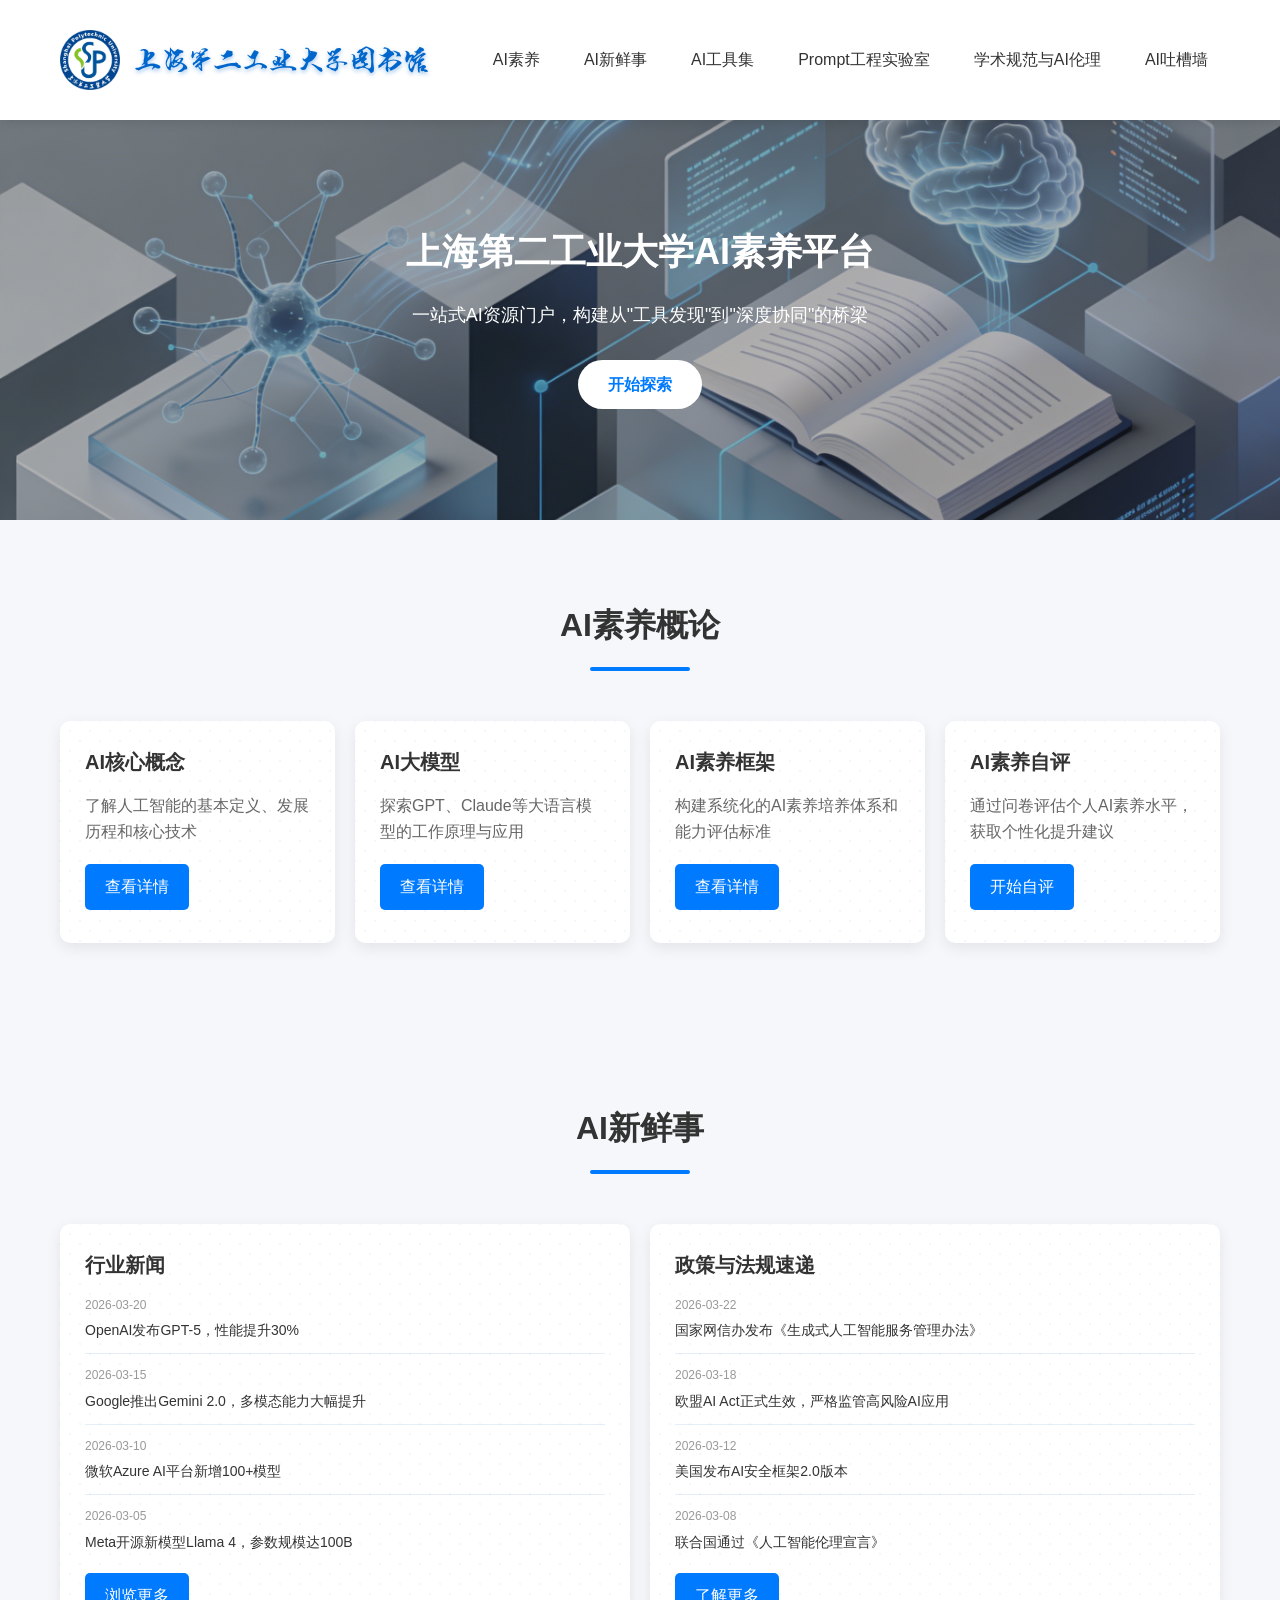
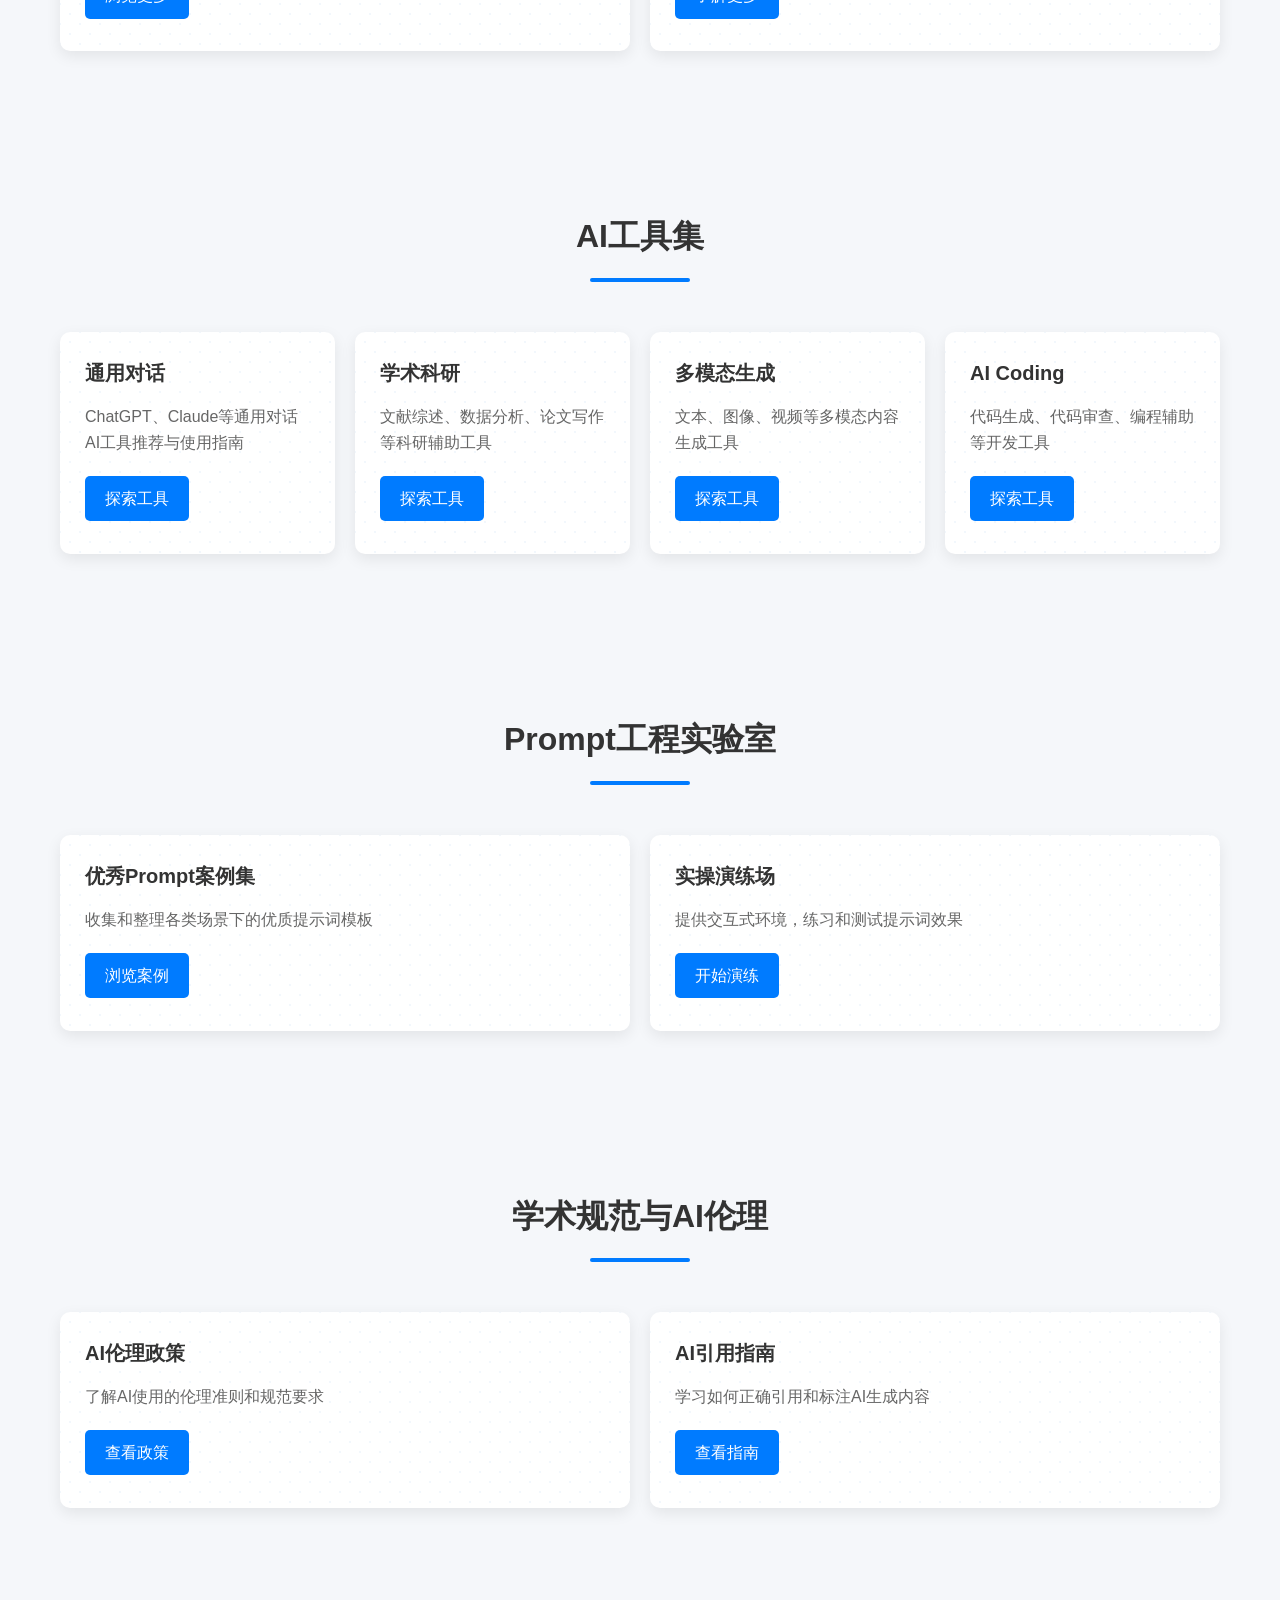
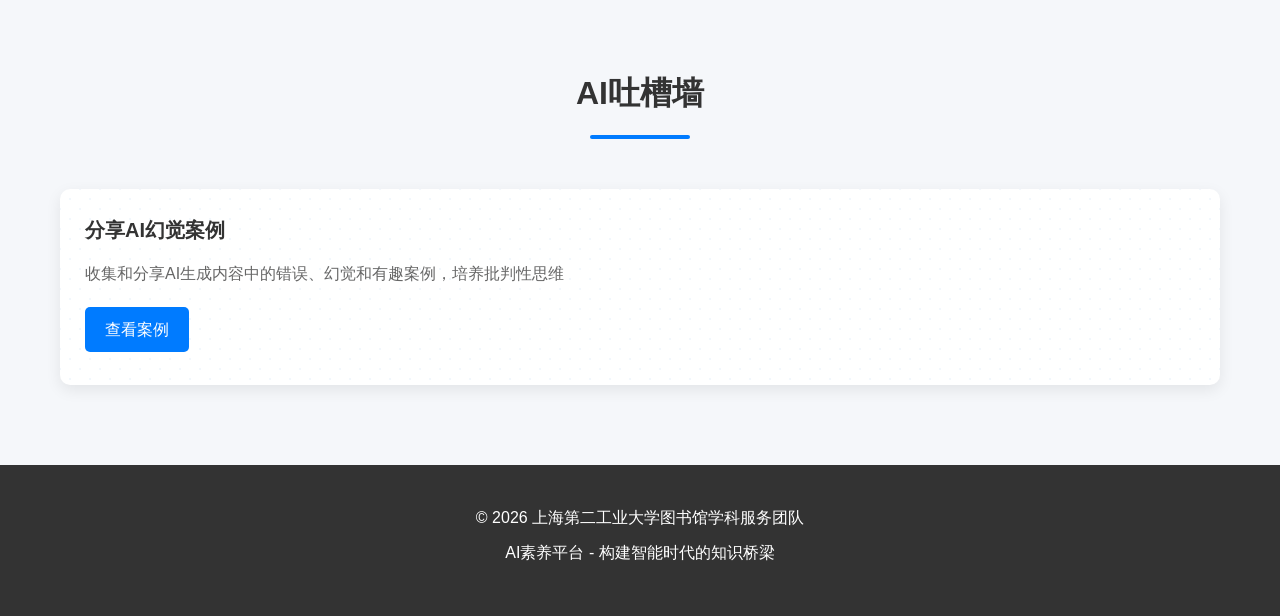
<file: index.html>
<!DOCTYPE html>
<html lang="zh-CN">
<head>
    <meta charset="UTF-8">
    <meta name="viewport" content="width=device-width, initial-scale=1.0">
    <title>上海第二工业大学AI素养平台</title>
    <link rel="preconnect" href="https://fonts.googleapis.com">
    <link rel="preconnect" href="https://fonts.gstatic.com" crossorigin>
    <link href="https://fonts.googleapis.com/css2?family=Ma+Shan+Zheng&display=swap" rel="stylesheet">
    <link rel="stylesheet" href="style.css">
</head>
<body>
    <!-- 导航栏 -->
    <nav class="navbar">
        <div class="container">
            <div class="logo">
                <img src="res/平台logo.png" alt="学校logo" class="logo-img">
                <h1>上海第二工业大学图书馆</h1>
            </div>
            <div class="nav-links">
                <a href="#ai-literacy" class="nav-link">AI素养</a>
                <a href="#ai-news" class="nav-link">AI新鲜事</a>
                <a href="#ai-tools" class="nav-link">AI工具集</a>
                <a href="#prompt-lab" class="nav-link">Prompt工程实验室</a>
                <a href="#academic-ethics" class="nav-link">学术规范与AI伦理</a>
                <a href="#ai-wall" class="nav-link">AI吐槽墙</a>
            </div>
            <div class="mobile-menu-btn">
                <span></span>
                <span></span>
                <span></span>
            </div>
        </div>
    </nav>

    <!-- 英雄区域 -->
    <header class="hero">
        <div class="container">
            <h2>上海第二工业大学AI素养平台</h2>
            <p>一站式AI资源门户，构建从"工具发现"到"深度协同"的桥梁</p>
            <a href="#ai-literacy" class="btn">开始探索</a>
        </div>
    </header>

    <!-- AI素养概论 -->
    <section id="ai-literacy" class="section">
        <div class="container">
            <h2 class="section-title">AI素养概论</h2>
            <div class="card-grid">
                <div class="card">
                    <h3>AI核心概念</h3>
                    <p>了解人工智能的基本定义、发展历程和核心技术</p>
                    <a href="#" class="card-btn">查看详情</a>
                </div>
                <div class="card">
                    <h3>AI大模型</h3>
                    <p>探索GPT、Claude等大语言模型的工作原理与应用</p>
                    <a href="#" class="card-btn">查看详情</a>
                </div>
                <div class="card">
                    <h3>AI素养框架</h3>
                    <p>构建系统化的AI素养培养体系和能力评估标准</p>
                    <a href="#" class="card-btn">查看详情</a>
                </div>
                <div class="card">
                    <h3>AI素养自评</h3>
                    <p>通过问卷评估个人AI素养水平，获取个性化提升建议</p>
                    <a href="#" class="card-btn">开始自评</a>
                </div>
            </div>
        </div>
    </section>

    <!-- AI新鲜事 -->
    <section id="ai-news" class="section">
        <div class="container">
            <h2 class="section-title">AI新鲜事</h2>
            <div class="card-grid">
                <div class="card">
                    <h3>行业新闻</h3>
                    <div class="news-list">
                        <div class="news-item">
                            <span class="news-date">2026-03-20</span>
                            <a href="#" class="news-link">OpenAI发布GPT-5，性能提升30%</a>
                        </div>
                        <div class="news-item">
                            <span class="news-date">2026-03-15</span>
                            <a href="#" class="news-link">Google推出Gemini 2.0，多模态能力大幅提升</a>
                        </div>
                        <div class="news-item">
                            <span class="news-date">2026-03-10</span>
                            <a href="#" class="news-link">微软Azure AI平台新增100+模型</a>
                        </div>
                        <div class="news-item">
                            <span class="news-date">2026-03-05</span>
                            <a href="#" class="news-link">Meta开源新模型Llama 4，参数规模达100B</a>
                        </div>
                    </div>
                    <a href="#" class="card-btn">浏览更多</a>
                </div>
                <div class="card">
                    <h3>政策与法规速递</h3>
                    <div class="news-list">
                        <div class="news-item">
                            <span class="news-date">2026-03-22</span>
                            <a href="#" class="news-link">国家网信办发布《生成式人工智能服务管理办法》</a>
                        </div>
                        <div class="news-item">
                            <span class="news-date">2026-03-18</span>
                            <a href="#" class="news-link">欧盟AI Act正式生效，严格监管高风险AI应用</a>
                        </div>
                        <div class="news-item">
                            <span class="news-date">2026-03-12</span>
                            <a href="#" class="news-link">美国发布AI安全框架2.0版本</a>
                        </div>
                        <div class="news-item">
                            <span class="news-date">2026-03-08</span>
                            <a href="#" class="news-link">联合国通过《人工智能伦理宣言》</a>
                        </div>
                    </div>
                    <a href="#" class="card-btn">了解更多</a>
                </div>
            </div>
        </div>
    </section>

    <!-- AI工具集 -->
    <section id="ai-tools" class="section">
        <div class="container">
            <h2 class="section-title">AI工具集</h2>
            <div class="card-grid">
                <div class="card">
                    <h3>通用对话</h3>
                    <p>ChatGPT、Claude等通用对话AI工具推荐与使用指南</p>
                    <a href="#" class="card-btn">探索工具</a>
                </div>
                <div class="card">
                    <h3>学术科研</h3>
                    <p>文献综述、数据分析、论文写作等科研辅助工具</p>
                    <a href="#" class="card-btn">探索工具</a>
                </div>
                <div class="card">
                    <h3>多模态生成</h3>
                    <p>文本、图像、视频等多模态内容生成工具</p>
                    <a href="#" class="card-btn">探索工具</a>
                </div>
                <div class="card">
                    <h3>AI Coding</h3>
                    <p>代码生成、代码审查、编程辅助等开发工具</p>
                    <a href="#" class="card-btn">探索工具</a>
                </div>
            </div>
        </div>
    </section>

    <!-- Prompt工程实验室 -->
    <section id="prompt-lab" class="section">
        <div class="container">
            <h2 class="section-title">Prompt工程实验室</h2>
            <div class="card-grid">
                <div class="card">
                    <h3>优秀Prompt案例集</h3>
                    <p>收集和整理各类场景下的优质提示词模板</p>
                    <a href="#" class="card-btn">浏览案例</a>
                </div>
                <div class="card">
                    <h3>实操演练场</h3>
                    <p>提供交互式环境，练习和测试提示词效果</p>
                    <a href="#" class="card-btn">开始演练</a>
                </div>
            </div>
        </div>
    </section>

    <!-- 学术规范与AI伦理 -->
    <section id="academic-ethics" class="section">
        <div class="container">
            <h2 class="section-title">学术规范与AI伦理</h2>
            <div class="card-grid">
                <div class="card">
                    <h3>AI伦理政策</h3>
                    <p>了解AI使用的伦理准则和规范要求</p>
                    <a href="ai-ethics-policy/index.html" class="card-btn">查看政策</a>
                </div>
                <div class="card">
                    <h3>AI引用指南</h3>
                    <p>学习如何正确引用和标注AI生成内容</p>
                    <a href="#" class="card-btn">查看指南</a>
                </div>
            </div>
        </div>
    </section>

    <!-- AI吐槽墙 -->
    <section id="ai-wall" class="section">
        <div class="container">
            <h2 class="section-title">AI吐槽墙</h2>
            <div class="card">
                <h3>分享AI幻觉案例</h3>
                <p>收集和分享AI生成内容中的错误、幻觉和有趣案例，培养批判性思维</p>
                <a href="#" class="card-btn">查看案例</a>
            </div>
        </div>
    </section>

    <!-- 页脚 -->
    <footer class="footer">
        <div class="container">
            <p>© 2026 上海第二工业大学图书馆学科服务团队</p>
            <p>AI素养平台 - 构建智能时代的知识桥梁</p>
        </div>
    </footer>

    <script src="script.js"></script>
</body>
</html>
</file>
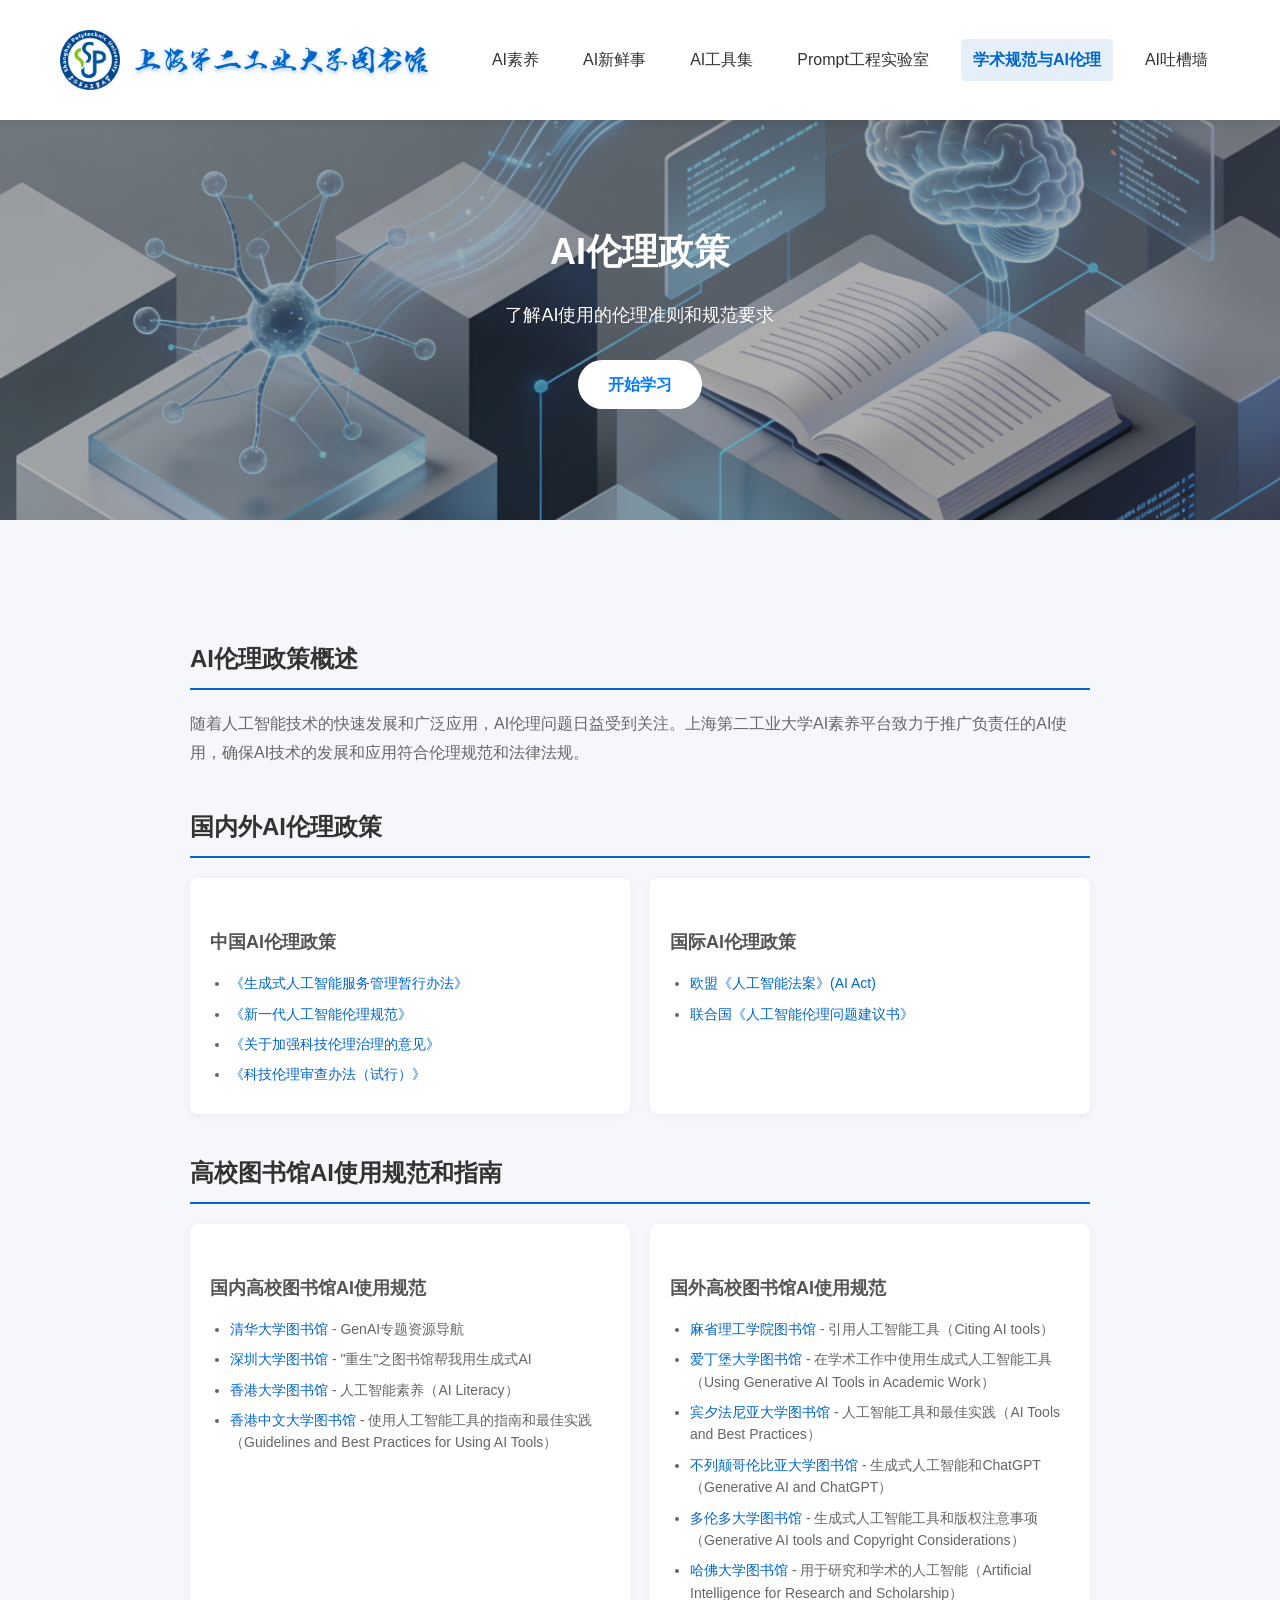
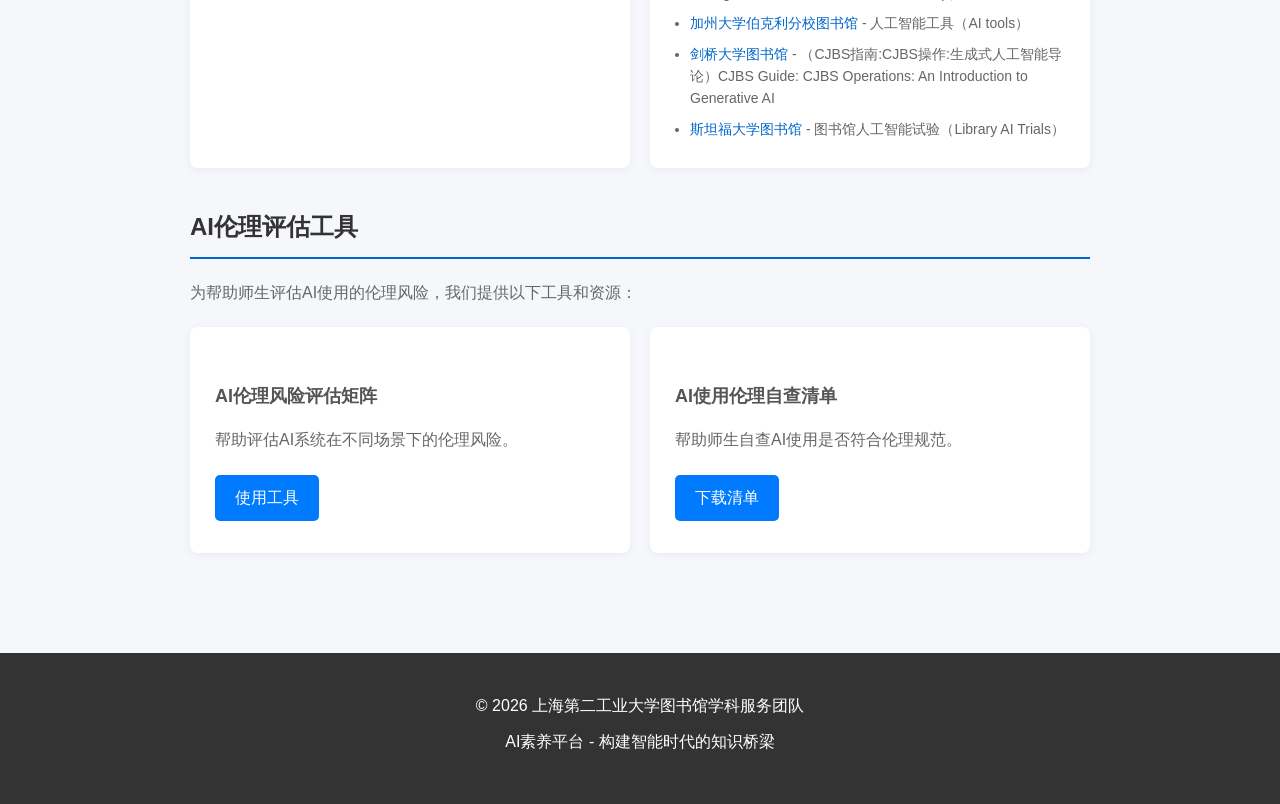
<file: ai-ethics-policy/index.html>
<!DOCTYPE html>
<html lang="zh-CN">
<head>
    <meta charset="UTF-8">
    <meta name="viewport" content="width=device-width, initial-scale=1.0">
    <title>AI伦理政策 - 上海第二工业大学AI素养平台</title>
    <link rel="preconnect" href="https://fonts.googleapis.com">
    <link rel="preconnect" href="https://fonts.gstatic.com" crossorigin>
    <link href="https://fonts.googleapis.com/css2?family=Ma+Shan+Zheng&display=swap" rel="stylesheet">
    <link rel="stylesheet" href="../style.css">
</head>
<body>
    <!-- 导航栏 -->
    <nav class="navbar">
        <div class="container">
            <div class="logo">
                <img src="../res/平台logo.png" alt="学校logo" class="logo-img">
                <h1>上海第二工业大学图书馆</h1>
            </div>
            <div class="nav-links">
                <a href="../index.html#ai-literacy" class="nav-link">AI素养</a>
                <a href="../index.html#ai-news" class="nav-link">AI新鲜事</a>
                <a href="../index.html#ai-tools" class="nav-link">AI工具集</a>
                <a href="../index.html#prompt-lab" class="nav-link">Prompt工程实验室</a>
                <a href="../index.html#academic-ethics" class="nav-link active">学术规范与AI伦理</a>
                <a href="../index.html#ai-wall" class="nav-link">AI吐槽墙</a>
            </div>
            <div class="mobile-menu-btn">
                <span></span>
                <span></span>
                <span></span>
            </div>
        </div>
    </nav>

    <!-- 英雄区域 -->
    <header class="hero">
        <div class="container">
            <h2>AI伦理政策</h2>
            <p>了解AI使用的伦理准则和规范要求</p>
            <a href="#content" class="btn">开始学习</a>
        </div>
    </header>

    <!-- 内容区域 -->
    <section id="content" class="section">
        <div class="container">
            <div class="content-wrapper">
                <div class="content-main">
                    <h3>AI伦理政策概述</h3>
                    <p>随着人工智能技术的快速发展和广泛应用，AI伦理问题日益受到关注。上海第二工业大学AI素养平台致力于推广负责任的AI使用，确保AI技术的发展和应用符合伦理规范和法律法规。</p>
                    

                    
                    <h3>国内外AI伦理政策</h3>
                    <div class="policy-list">
                        <div class="policy-item">
                            <h4>中国AI伦理政策</h4>
                            <ul>
                                <li><a href="https://www.gov.cn/zhengce/zhengceku/202307/content_6891752.htm" target="_blank">《生成式人工智能服务管理暂行办法》</a></li>
                                <li><a href="https://www.most.gov.cn/kjbgz/202109/t20210926_177063.html?ref=salesforce-research.63.html" target="_blank">《新一代人工智能伦理规范》</a></li>
                                <li><a href="https://www.gov.cn/zhengce/202212/content_6688372.htm" target="_blank">《关于加强科技伦理治理的意见》</a></li>
                                <li><a href="https://www.gov.cn/gongbao/2023/issue_10826/202311/content_6915814.html" target="_blank">《科技伦理审查办法（试行）》</a></li>
                            </ul>
                        </div>
                        <div class="policy-item">
                            <h4>国际AI伦理政策</h4>
                            <ul>
                                <li><a href="https://www.twobirds.com/-/media/new-website-content/pdfs/capabilities/artificial-intelligence/eu-ai-act-guide-chinese-version.pdf" target="_blank">欧盟《人工智能法案》(AI Act)</a></li>
                                <li><a href="https://unesdoc.unesco.org/ark:/48223/pf0000380455_chi" target="_blank">联合国《人工智能伦理问题建议书》</a></li>
                            </ul>
                        </div>
                    </div>
                    
                    <h3>高校图书馆AI使用规范和指南</h3>
                    <div class="policy-list">
                        <div class="policy-item">
                            <h4>国内高校图书馆AI使用规范</h4>
                            <ul>
                                <li><a href="https://tsinghua.cn.libguides.com/GenAI" target="_blank">清华大学图书馆</a> - GenAI专题资源导航</li>
                                <li><a href="https://mp.weixin.qq.com/s?__biz=MzIyOTAyMDUxOQ==&mid=2653492764&idx=1&sn=2ebe1c8f81fcc2609acb5dfb2395ebc6&chksm=f287ec33ad808527ac5c5cfe7aeb5f0d3ccb34043b37d7b37da483ecff29f089aa24620d00eb&scene=27" target="_blank">深圳大学图书馆</a> - "重生"之图书馆帮我用生成式AI</li>
                                <li><a href="https://libguides.lib.hku.hk/AI-literacy" target="_blank">香港大学图书馆</a> - 人工智能素养（AI Literacy）</li>
                                <li><a href="https://libguides.lib.cuhk.edu.hk/AI_Education_and_Research" target="_blank">香港中文大学图书馆</a> - 使用人工智能工具的指南和最佳实践（Guidelines and Best Practices for Using AI Tools）</li>
                            </ul>
                        </div>
                        <div class="policy-item">
                            <h4>国外高校图书馆AI使用规范</h4>
                            <ul>
                                <li><a href="https://libguides.mit.edu/cite-AI-tools" target="_blank">麻省理工学院图书馆</a> - 引用人工智能工具（Citing AI tools）</li>
                                <li><a href="https://edinburgh-uk.libguides.com/gen-AI" target="_blank">爱丁堡大学图书馆</a> - 在学术工作中使用生成式人工智能工具（Using Generative AI Tools in Academic Work）</li>
                                <li><a href="https://guides.library.upenn.edu/ai" target="_blank">宾夕法尼亚大学图书馆</a> - 人工智能工具和最佳实践（AI Tools and Best Practices）</li>
                                <li><a href="https://guides.library.ubc.ca/GenAI/learning-research" target="_blank">不列颠哥伦比亚大学图书馆</a> - 生成式人工智能和ChatGPT（Generative AI and ChatGPT）</li>
                                <li><a href="https://library.utoronto.ca/policy/generative-ai-copyright" target="_blank">多伦多大学图书馆</a> - 生成式人工智能工具和版权注意事项（Generative AI tools and Copyright Considerations）</li>
                                <li><a href="https://guides.library.harvard.edu/c.php?g=1330621&p=9798082" target="_blank">哈佛大学图书馆</a> - 用于研究和学术的人工智能（Artificial Intelligence for Research and Scholarship）</li>
                                <li><a href="https://guides.lib.berkeley.edu/c.php?g=1377385&p=10186434" target="_blank">加州大学伯克利分校图书馆</a> - 人工智能工具（AI tools）</li>
                                <li><a href="https://libguides.cam.ac.uk/cjbsguide/OperationsGenAI" target="_blank">剑桥大学图书馆</a> - （CJBS指南:CJBS操作:生成式人工智能导论）CJBS Guide: CJBS Operations: An Introduction to Generative AI</li>
                                <li><a href="https://sul-dlss-labs.github.io/ai-projects/" target="_blank">斯坦福大学图书馆</a> - 图书馆人工智能试验（Library AI Trials）</li>
                            </ul>
                        </div>
                    </div>
                    
                    <h3>AI伦理评估工具</h3>
                    <p>为帮助师生评估AI使用的伦理风险，我们提供以下工具和资源：</p>
                    
                    <div class="tool-list">
                        <div class="tool-item">
                            <h4>AI伦理风险评估矩阵</h4>
                            <p>帮助评估AI系统在不同场景下的伦理风险。</p>
                            <a href="#" class="card-btn">使用工具</a>
                        </div>
                        <div class="tool-item">
                            <h4>AI使用伦理自查清单</h4>
                            <p>帮助师生自查AI使用是否符合伦理规范。</p>
                            <a href="#" class="card-btn">下载清单</a>
                        </div>
                    </div>
                </div>
            </div>
        </div>
    </section>

    <!-- 页脚 -->
    <footer class="footer">
        <div class="container">
            <p>© 2026 上海第二工业大学图书馆学科服务团队</p>
            <p>AI素养平台 - 构建智能时代的知识桥梁</p>
        </div>
    </footer>

    <script src="../script.js"></script>
</body>
</html>
</file>
<file: style.css>
/* 全局样式 */
* {
    margin: 0;
    padding: 0;
    box-sizing: border-box;
}

/* 引入本地字体 */
@font-face {
    font-family: 'DuanNing';
    src: url('res/段宁毛笔行书完整版.ttf') format('truetype');
    font-weight: normal;
    font-style: normal;
    font-display: swap;
}

body {
    font-family: 'Segoe UI', Tahoma, Geneva, Verdana, sans-serif;
    line-height: 1.6;
    color: #333;
    background-color: #f5f7fa;
}

/* 容器 */
.container {
    max-width: 1200px;
    margin: 0 auto;
    padding: 0 20px;
}

/* 导航栏 */
.navbar {
    background-color: #ffffff;
    box-shadow: 0 2px 10px rgba(0, 0, 0, 0.1);
    position: sticky;
    top: 0;
    z-index: 1000;
    transition: all 0.3s ease;
}

.navbar .container {
    display: flex;
    justify-content: space-between;
    align-items: center;
    padding: 15px 20px;
}

.logo {
    display: flex;
    align-items: center;
    gap: 15px;
}

.logo-img {
    height: 60px;
    width: auto;
    object-fit: contain;
}

.logo h1 {
    font-size: 28px;
    font-weight: 400;
    color: #0066cc;
    white-space: nowrap;
    text-shadow: 0 2px 4px rgba(0, 102, 204, 0.4);
    font-family: 'DuanNing', cursive !important;
    letter-spacing: 3px;
}

.nav-links {
    display: flex;
    gap: 20px;
}

.nav-link {
    text-decoration: none;
    color: #333;
    font-weight: 500;
    transition: color 0.3s ease;
    padding: 8px 12px;
    border-radius: 4px;
}

.nav-link:hover {
    color: #007bff;
    background-color: rgba(0, 123, 255, 0.1);
}

/* 移动端菜单按钮 */
.mobile-menu-btn {
    display: none;
    flex-direction: column;
    gap: 5px;
    cursor: pointer;
}

.mobile-menu-btn span {
    width: 25px;
    height: 3px;
    background-color: #333;
    border-radius: 3px;
    transition: all 0.3s ease;
}

/* 英雄区域 */
.hero {
    background: url('res/head背景.png') no-repeat center center;
    background-size: cover;
    color: white;
    padding: 100px 0;
    text-align: center;
    transition: all 0.5s ease;
    min-height: 400px;
    display: flex;
    align-items: center;
    position: relative;
}

.hero::before {
    content: '';
    position: absolute;
    top: 0;
    left: 0;
    right: 0;
    bottom: 0;
    background-color: rgba(0, 0, 0, 0.3);
    z-index: 1;
}

.hero .container {
    position: relative;
    z-index: 2;
}

.hero h2 {
    font-size: 36px;
    margin-bottom: 20px;
    animation: fadeInUp 1s ease;
}

.hero p {
    font-size: 18px;
    margin-bottom: 30px;
    animation: fadeInUp 1s ease 0.2s both;
}

.btn {
    display: inline-block;
    padding: 12px 30px;
    background-color: white;
    color: #007bff;
    text-decoration: none;
    border-radius: 50px;
    font-weight: 600;
    transition: all 0.3s ease;
    animation: fadeInUp 1s ease 0.4s both;
}

.btn:hover {
    background-color: #f8f9fa;
    transform: translateY(-2px);
    box-shadow: 0 5px 15px rgba(0, 0, 0, 0.1);
}

/* 章节样式 */
.section {
    padding: 80px 0;
    transition: all 0.5s ease;
}

.section-title {
    text-align: center;
    font-size: 32px;
    margin-bottom: 50px;
    color: #333;
    position: relative;
    padding-bottom: 20px;
}

.section-title::after {
    content: '';
    position: absolute;
    bottom: 0;
    left: 50%;
    transform: translateX(-50%);
    width: 100px;
    height: 4px;
    background-color: #007bff;
    border-radius: 2px;
}

/* 卡片网格 */
.card-grid {
    display: grid;
    grid-template-columns: repeat(auto-fit, minmax(250px, 1fr));
    gap: 20px;
}

/* 卡片样式 */
.card {
    background-color: white;
    background-image: 
        radial-gradient(rgba(0, 102, 204, 0.05) 1px, transparent 1px),
        radial-gradient(rgba(0, 102, 204, 0.05) 1px, transparent 1px);
    background-size: 20px 20px;
    background-position: 0 0, 10px 10px;
    border-radius: 10px;
    padding: 25px;
    box-shadow: 0 5px 15px rgba(0, 0, 0, 0.08);
    transition: all 0.3s ease;
    cursor: pointer;
}

.card:hover {
    transform: translateY(-10px);
    box-shadow: 0 15px 30px rgba(0, 0, 0, 0.1);
    background-image: 
        radial-gradient(rgba(0, 102, 204, 0.1) 1px, transparent 1px),
        radial-gradient(rgba(0, 102, 204, 0.1) 1px, transparent 1px);
    background-size: 15px 15px;
}

.card h3 {
    font-size: 20px;
    margin-bottom: 15px;
    color: #333;
}

.card p {
    color: #666;
    margin-bottom: 20px;
}

/* 新闻列表样式 */
.news-list {
    margin-bottom: 20px;
}

.news-item {
    display: flex;
    flex-direction: column;
    margin-bottom: 12px;
    padding-bottom: 12px;
    border-bottom: 1px solid rgba(0, 102, 204, 0.1);
}

.news-item:last-child {
    border-bottom: none;
    margin-bottom: 0;
    padding-bottom: 0;
}

.news-date {
    font-size: 12px;
    color: #999;
    margin-bottom: 4px;
}

.news-link {
    font-size: 14px;
    color: #333;
    text-decoration: none;
    transition: color 0.3s ease;
}

.news-link:hover {
    color: #0066cc;
    text-decoration: underline;
}

.card-btn {
    display: inline-block;
    padding: 10px 20px;
    background-color: #007bff;
    color: white;
    text-decoration: none;
    border-radius: 5px;
    font-weight: 500;
    transition: all 0.3s ease;
}

.card-btn:hover {
    background-color: #0056b3;
    transform: translateY(-2px);
}

/* 页脚 */
.footer {
    background-color: #333;
    color: white;
    padding: 40px 0;
    text-align: center;
}

.footer p {
    margin-bottom: 10px;
}

/* 二级页面内容样式 */
.content-wrapper {
    max-width: 900px;
    margin: 0 auto;
}

.content-main h3 {
    font-size: 24px;
    color: #333;
    margin-bottom: 20px;
    margin-top: 40px;
    padding-bottom: 10px;
    border-bottom: 2px solid #0066cc;
}

.content-main h4 {
    font-size: 18px;
    color: #555;
    margin-bottom: 15px;
    margin-top: 30px;
}

.content-main p {
    font-size: 16px;
    line-height: 1.8;
    color: #666;
    margin-bottom: 20px;
}

/* 原则列表样式 */
.principle-list {
    margin: 20px 0;
}

.principle-item {
    background-color: white;
    padding: 20px;
    border-radius: 8px;
    margin-bottom: 15px;
    box-shadow: 0 2px 10px rgba(0, 0, 0, 0.05);
    transition: all 0.3s ease;
}

.principle-item:hover {
    transform: translateY(-5px);
    box-shadow: 0 5px 15px rgba(0, 0, 0, 0.1);
}

/* 规范列表样式 */
.regulation-list {
    margin: 20px 0;
    padding-left: 20px;
}

.regulation-list li {
    font-size: 16px;
    line-height: 1.8;
    color: #666;
    margin-bottom: 10px;
    position: relative;
    padding-left: 20px;
}

.regulation-list li:before {
    content: "•";
    color: #0066cc;
    font-size: 18px;
    position: absolute;
    left: 0;
    top: 2px;
}

/* 政策列表样式 */
.policy-list {
    display: grid;
    grid-template-columns: repeat(auto-fit, minmax(300px, 1fr));
    gap: 20px;
    margin: 20px 0;
}

.policy-item {
    background-color: white;
    padding: 20px;
    border-radius: 8px;
    box-shadow: 0 2px 10px rgba(0, 0, 0, 0.05);
}

.policy-item ul {
    padding-left: 20px;
    margin-top: 10px;
}

.policy-item li {
    font-size: 14px;
    line-height: 1.6;
    color: #666;
    margin-bottom: 8px;
}

.policy-item li a {
    color: #0066cc;
    text-decoration: none;
    transition: color 0.3s ease;
}

.policy-item li a:hover {
    color: #004080;
    text-decoration: underline;
}

/* 工具列表样式 */
.tool-list {
    display: grid;
    grid-template-columns: repeat(auto-fit, minmax(250px, 1fr));
    gap: 20px;
    margin: 20px 0;
}

.tool-item {
    background-color: white;
    padding: 25px;
    border-radius: 8px;
    box-shadow: 0 2px 10px rgba(0, 0, 0, 0.05);
    transition: all 0.3s ease;
}

.tool-item:hover {
    transform: translateY(-5px);
    box-shadow: 0 5px 15px rgba(0, 0, 0, 0.1);
}

/* 导航栏激活状态 */
.nav-link.active {
    color: #0066cc;
    background-color: rgba(0, 102, 204, 0.1);
    font-weight: 600;
}

/* 动画 */
@keyframes fadeInUp {
    from {
        opacity: 0;
        transform: translateY(30px);
    }
    to {
        opacity: 1;
        transform: translateY(0);
    }
}

/* 滚动动画 */
.section {
    opacity: 0;
    transform: translateY(50px);
    transition: all 0.8s ease;
}

.section.visible {
    opacity: 1;
    transform: translateY(0);
}

/* 响应式设计 */
@media (max-width: 768px) {
    .logo h1 {
        font-size: 24px;
    }
    
    .logo-img {
        height: 55px;
    }
    
    .nav-links {
        position: fixed;
        top: 70px;
        left: 0;
        right: 0;
        background-color: white;
        flex-direction: column;
        align-items: center;
        padding: 20px 0;
        box-shadow: 0 5px 10px rgba(0, 0, 0, 0.1);
        transform: translateY(-150%);
        transition: transform 0.3s ease;
        z-index: 999;
    }

    .nav-links.active {
        transform: translateY(0);
    }

    .mobile-menu-btn {
        display: flex;
    }

    .hero h2 {
        font-size: 28px;
    }

    .hero p {
        font-size: 16px;
    }

    .section {
        padding: 60px 0;
    }

    .section-title {
        font-size: 28px;
    }

    .card-grid {
        grid-template-columns: 1fr;
    }
}

@media (max-width: 480px) {
    .logo h1 {
        font-size: 18px;
    }
    
    .logo-img {
        height: 45px;
    }
    
    .logo {
        gap: 10px;
    }
    
    .hero {
        padding: 80px 0;
    }

    .hero h2 {
        font-size: 24px;
    }

    .section-title {
        font-size: 24px;
    }

    .card {
        padding: 20px;
    }
}

/* 加载动画 */
.loading {
    position: fixed;
    top: 0;
    left: 0;
    right: 0;
    bottom: 0;
    background-color: white;
    display: flex;
    justify-content: center;
    align-items: center;
    z-index: 9999;
    transition: opacity 0.5s ease;
}

.loading.hidden {
    opacity: 0;
    pointer-events: none;
}

.loading-spinner {
    width: 50px;
    height: 50px;
    border: 5px solid #f3f3f3;
    border-top: 5px solid #007bff;
    border-radius: 50%;
    animation: spin 1s linear infinite;
}

@keyframes spin {
    0% { transform: rotate(0deg); }
    100% { transform: rotate(360deg); }
}
</file>
